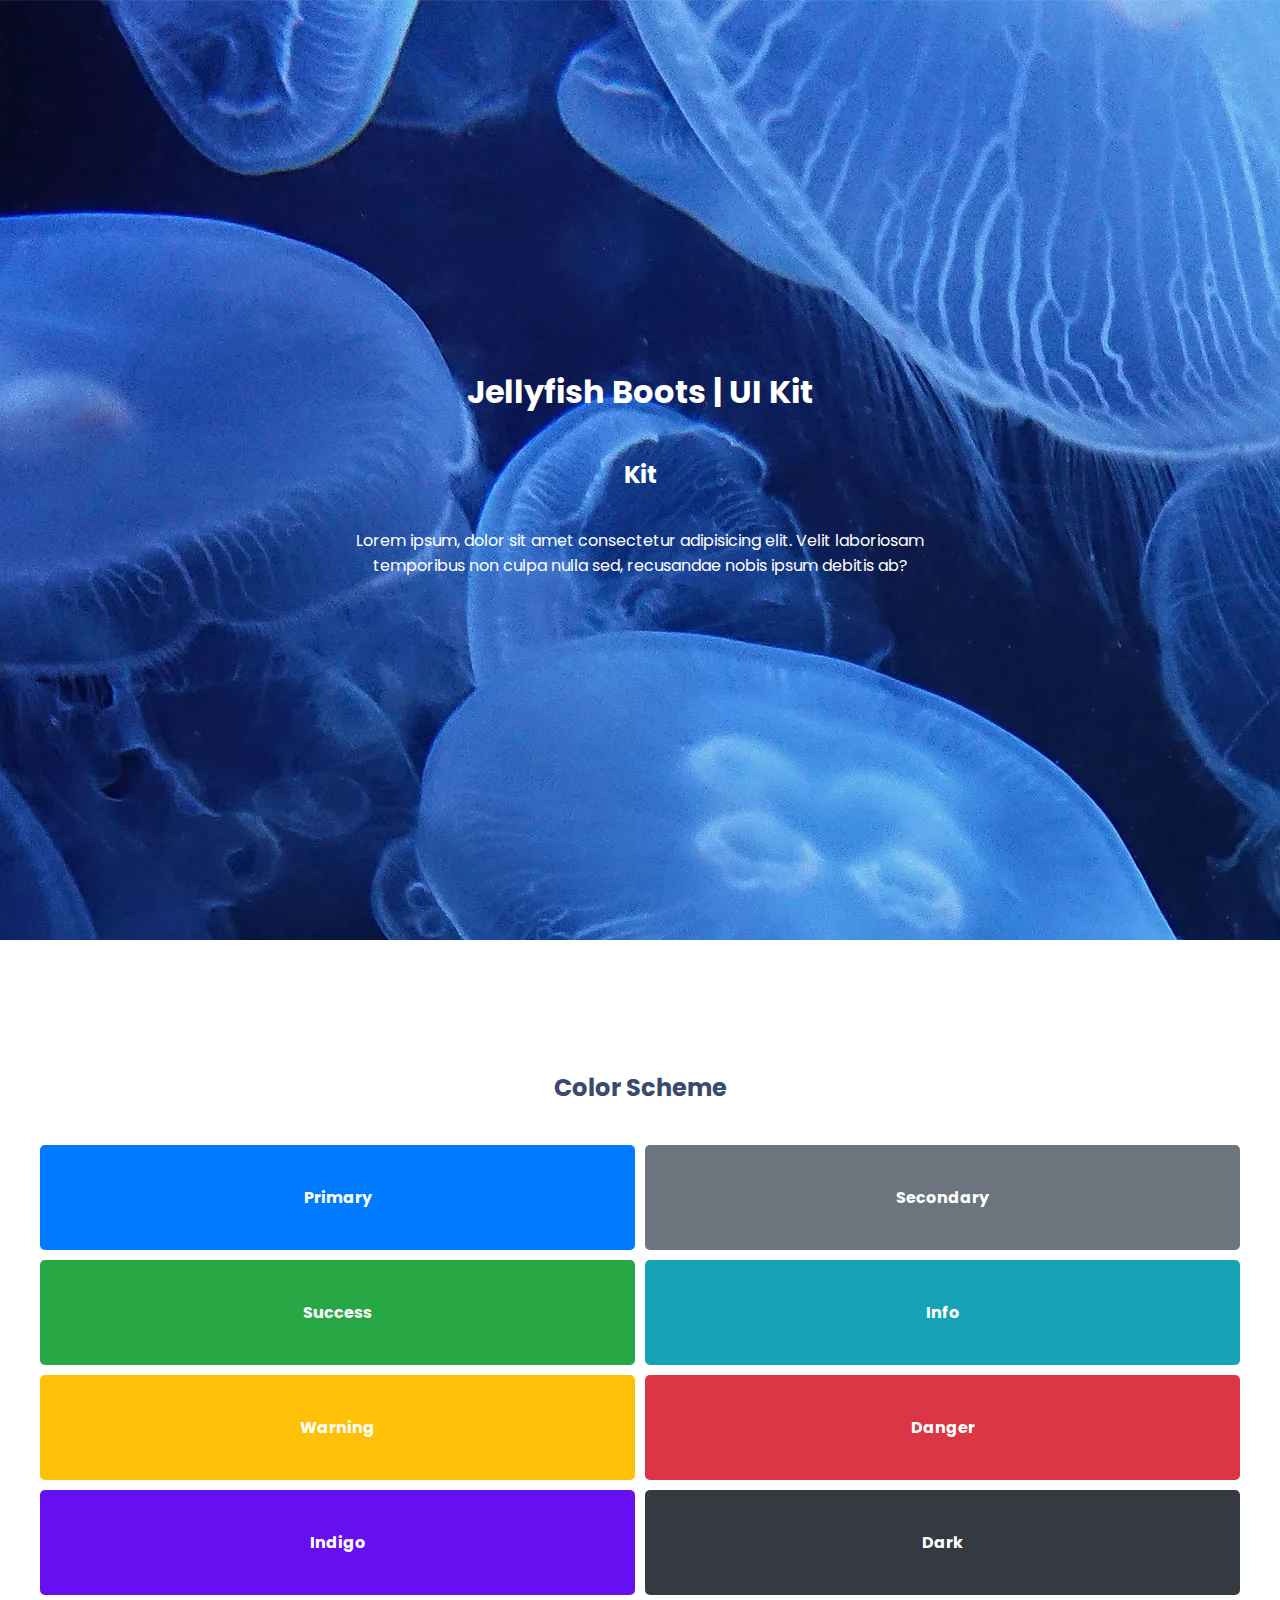
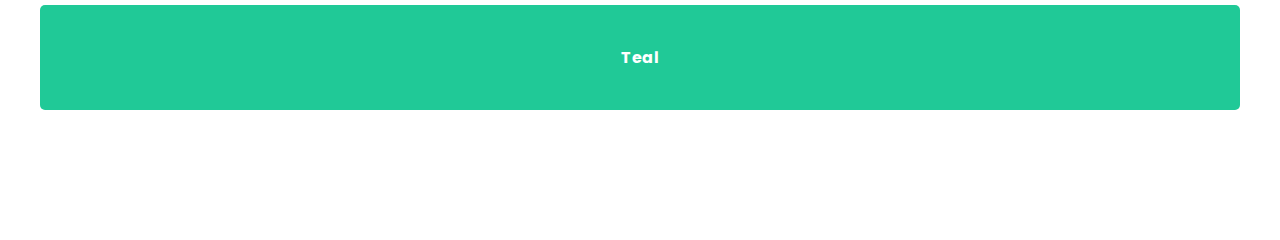
<file: index.html>
<!DOCTYPE html>
<html lang="en">
<head>
    <meta charset="UTF-8">
    <meta name="viewport" content="width=device-width, initial-scale=1.0">
    <title>Document</title>
    <link rel="stylesheet" href="./index.css">
</head>
<body>
    <div class="container">
        <h1>Jellyfish Boots | UI Kit</h1>
        <h2>Kit</h2>
        <p>
            Lorem ipsum, dolor sit amet consectetur adipisicing elit.
             Velit laboriosam temporibus non culpa nulla sed, recusandae nobis ipsum debitis ab?
        </p>
        
    </div>
    <div class="class">
        <h2 class="h2">Color Scheme</h2>
        <div class="colors">
            <div class="a">Primary</div>
            <div class="b">Secondary</div>
            <div class="c">Success</div>
            <div class="d">Info</div>
            <div class="e">Warning</div>
            <div class="f">Danger</div>
            <div class="g">Indigo</div>
            <div class="h">Dark</div>
            <div class="l">Teal</div>
        </div>
    </div>

</body>
</html>
</file>
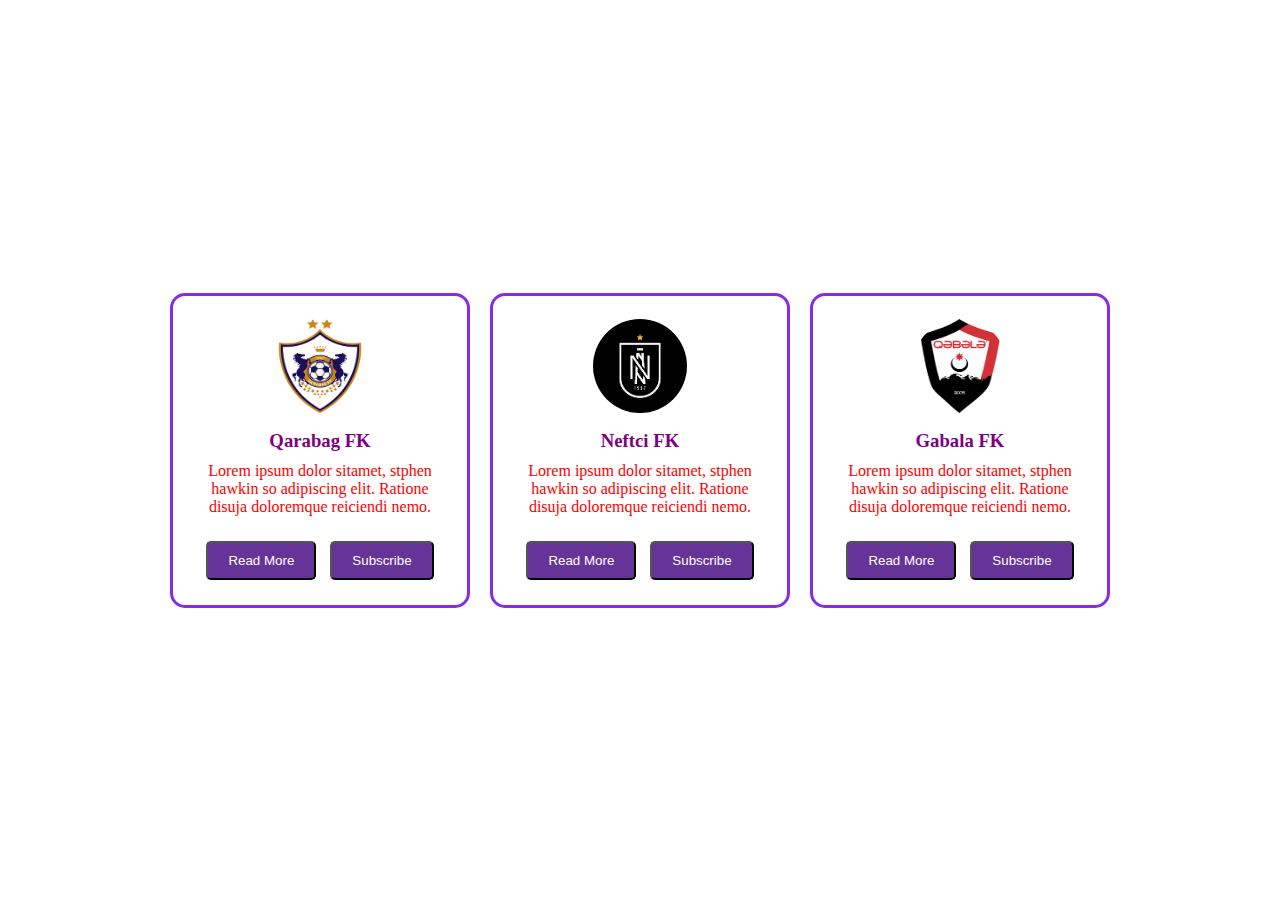
<file: Task1/task.html>
<!DOCTYPE html>
<html lang="en">
<head>
    <meta charset="UTF-8">
    <meta name="viewport" content="width=device-width, initial-scale=1.0">
    <title>Profile Cards</title>
    <link rel="stylesheet" href="./task.css">
</head>
<body>
<div class="container">
    <div class="card">
        <img src="./download.png" alt="Qarabag FK">
        <h3 class="H">Qarabag FK</h3>
        <p class="P">Lorem ipsum dolor sitamet, stphen hawkin so adipiscing elit. Ratione disuja doloremque reiciendi nemo.</p>
        <button>Read More</button>
        <button class="a">Subscribe</button>
        
    </div>

    <div class="card">
        <img src="./download (1).png" alt="Neftci FK">
        <h3 class="H">Neftci FK</h3>
        <p class="P">Lorem ipsum dolor sitamet, stphen hawkin so adipiscing elit. Ratione disuja doloremque reiciendi nemo.</p>
        <button>Read More</button>
        <button class="a">Subscribe</button>
    </div>
    <div class="card">
        <img src="./download (2).png" alt="Gabala FK">
        <h3 class="H">Gabala FK</h3>
        <p class="P">Lorem ipsum dolor sitamet, stphen hawkin so adipiscing elit. Ratione disuja doloremque reiciendi nemo.</p>
        <button>Read More</button>
        <button class="subscribe">Subscribe</button>
    </div>
</div>
</body>
</html>
</file>
<file: index.css>
@import url('https://fonts.googleapis.com/css2?family=Poppins:ital,wght@0,100;0,200;0,300;0,400;0,500;0,600;0,700;0,800;0,900;1,100;1,200;1,300;1,400;1,500;1,600;1,700;1,800;1,900&display=swap');

body {
    margin: 0;
    padding: 0;
    text-align: center;
    font-family: 'Poppins', sans-serif;
    color:white;
    display: flex;
    justify-content: center;
    flex-direction: column;
    align-items: center;
 
    background-position: center;
    background-repeat: no-repeat;
    background-size: cover;
   
    
}
.container {
    padding: 20px;
    border-radius: 10px;
    display: flex;
    width: 100%;
    height: 100vh;
    flex-direction: column;
    align-items: center;
    justify-content: center;
    
     background-image: url(./slider_1.jpg);
}
h1{
    font-weight: bold;
}
h2{
    font-weight: bold;
}
p {
    width: 600px;
}
.class{
    background: white;
    color: black;
    display: flex;
    justify-content: center;
    align-items: center;
    flex-direction: column;
    height: 100vh; 
    width: 100%; 
    padding: 20px;
    box-sizing: border-box;
}
.h2{
    color: #394a6d;
    margin-bottom: 20px
}
.colors {
    display: flex;
    flex-wrap: wrap;
    justify-content: center;
    gap: 10px;
    max-width: 100%;
    padding: 20px;
}
.a {
    background: #007bff; 
    color: white;
    flex: 1 1 30%; 
    padding: 40px;   
    font-weight: bold;
    display: flex;
    justify-content: center;
    align-items: center;
    border-radius: 5px;
    width: 200px;
}
.b {
    background:#6c757d; 
    color: white;
    flex: 1 1 30%;
    padding: 40px; 
    font-weight: bold;
    display: flex;
    justify-content: center;
    align-items: center;
    border-radius: 5px;
    width: 200px;
}
.c {
    background: #28a745; 
    color: white;
    flex: 1 1 30%; 
    padding: 40px;
    font-weight: bold;
    display: flex;
    justify-content: center;
    align-items: center;
    border-radius: 5px;
    width: 200px;
}
.d {
    background: #17a2b8;
    color: white;
    flex: 1 1 30%; 
    padding: 40px; 
    font-weight: bold;
    display: flex;
    justify-content: center;
    align-items: center;
    border-radius: 5px;
    width: 200px;
}
.e {
    background: #ffc107;
    color: white;
    flex: 1 1 30%; 
    padding: 40px;  
    font-weight: bold;
    display: flex;
    justify-content: center;
    align-items: center;
    border-radius: 5px;
    width: 200px;
}
.f {
    background: #dc3545; 
    color: white;
    flex: 1 1 30%; 
    padding: 40px;   
    font-weight: bold;
    display: flex;
    justify-content: center;
    align-items: center;
    border-radius: 5px;
    width: 200px;
}
.g {
    background: #6610f2;
    color: white;
    flex: 1 1 30%; 
    padding: 40px; 
    font-weight: bold;
    display: flex;
    justify-content: center;
    align-items: center;
    border-radius: 5px;
    width: 200px;
}
.h {
    background: #343a40;
    color: white;
    flex: 1 1 30%; 
    padding: 40px; 
    font-weight: bold;
    display: flex;
    justify-content: center;
    align-items: center;
    border-radius: 5px;
    width: 200px;
}
.l{
    background: #20c997; 
    color: white;
    flex: 1 1 30%;
    padding: 40px;   
    font-weight: bold;
    display: flex;
    justify-content: center;
    align-items: center;
    border-radius: 5px;
    width: 200px;
}
</file>
<file: Task1/task.css>
* {
    margin: 0;
    padding: 0;
    box-sizing: border-box;
}

body {
    background-color:white;
    display: flex;
    justify-content: center;
    align-items: center;
    height: 100vh;
}

.container {
    display: flex;
    gap: 20px;
}

.card {
    width: 300px;
    text-align: center;
    background: white;
    padding: 20px;
    border-radius: 15px;
    border: 3px solid blueviolet
}

img {
    width: 100px;
    height: 100px;
    border-radius: 50%;
    margin-bottom: 10px;
    border: 3px solid white;
}

.H{
    color: purple;
    margin-bottom: 10px;
}

.P {
    margin-bottom: 20px;
    color: red
}

button {
    padding: 10px 20px;
    margin: 5px;
    border-radius: 5px;
    background: rebeccapurple;
    color: white;
}
</file>
